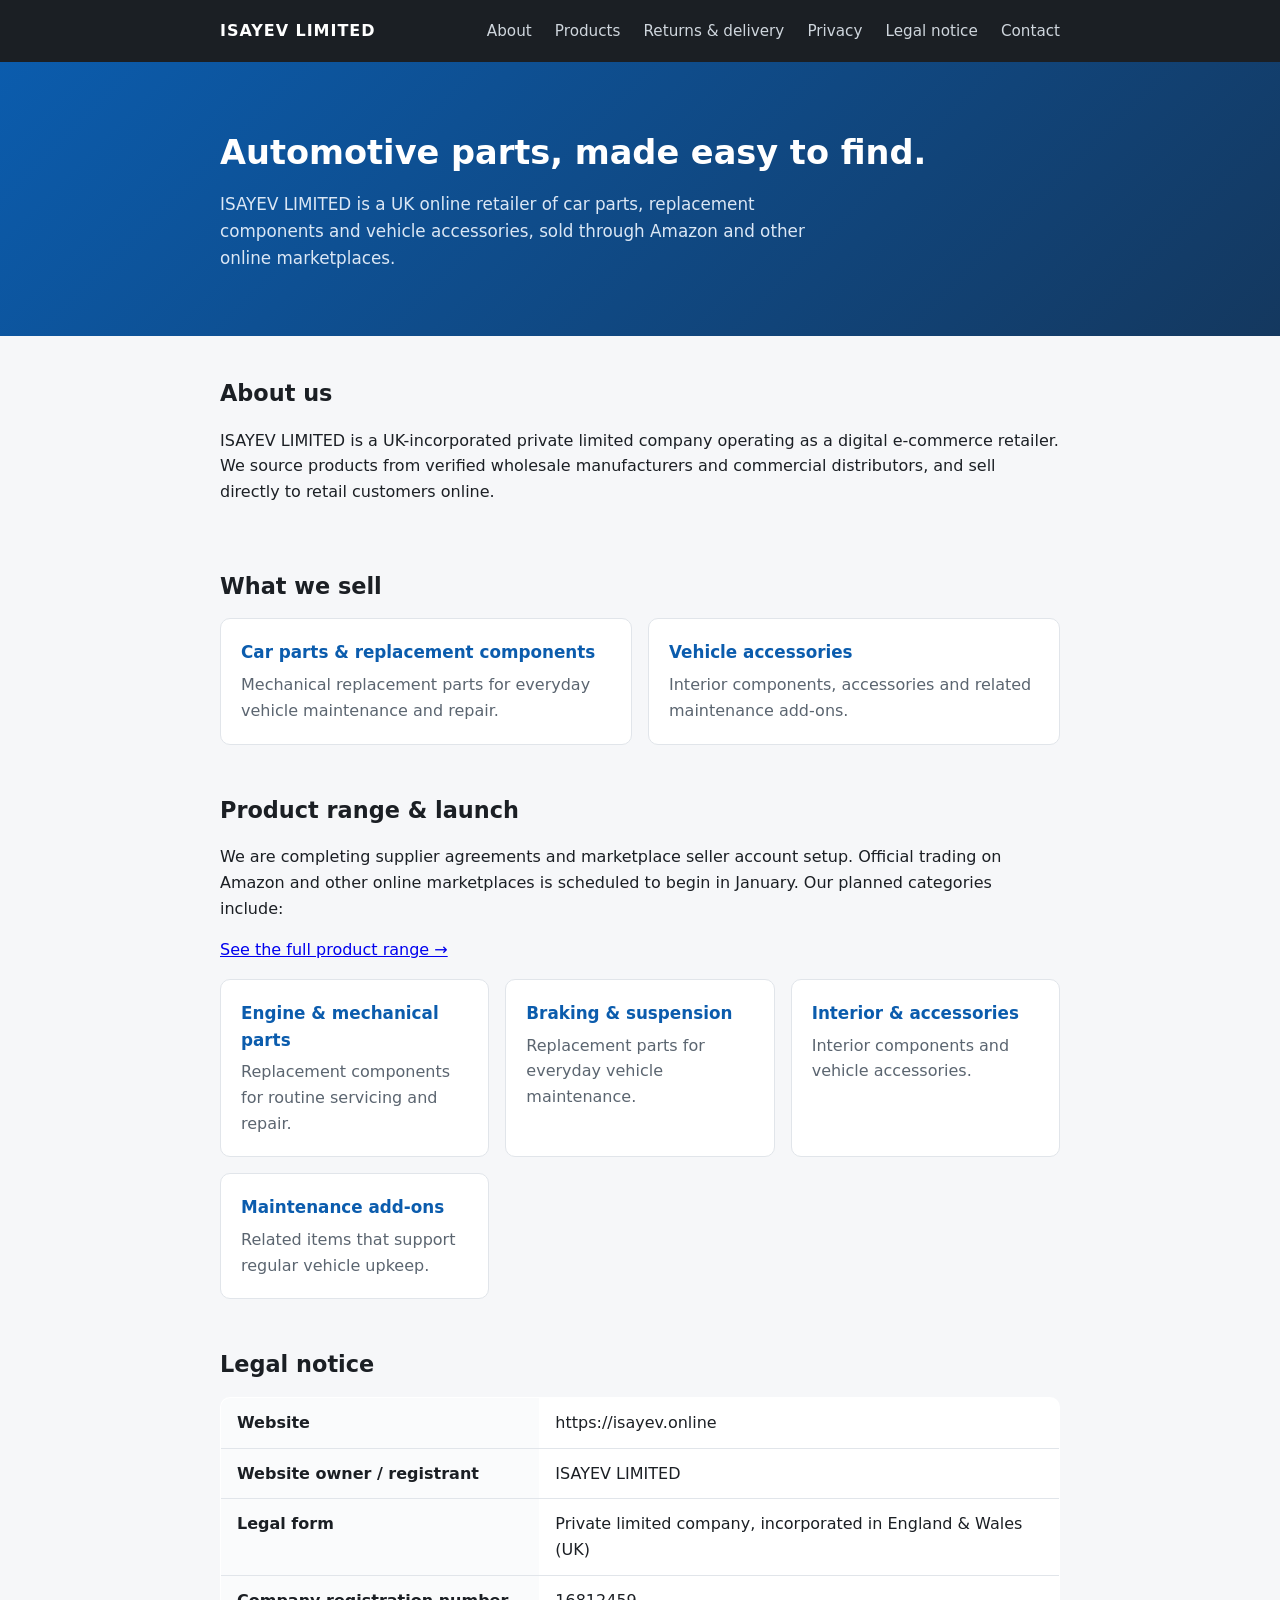
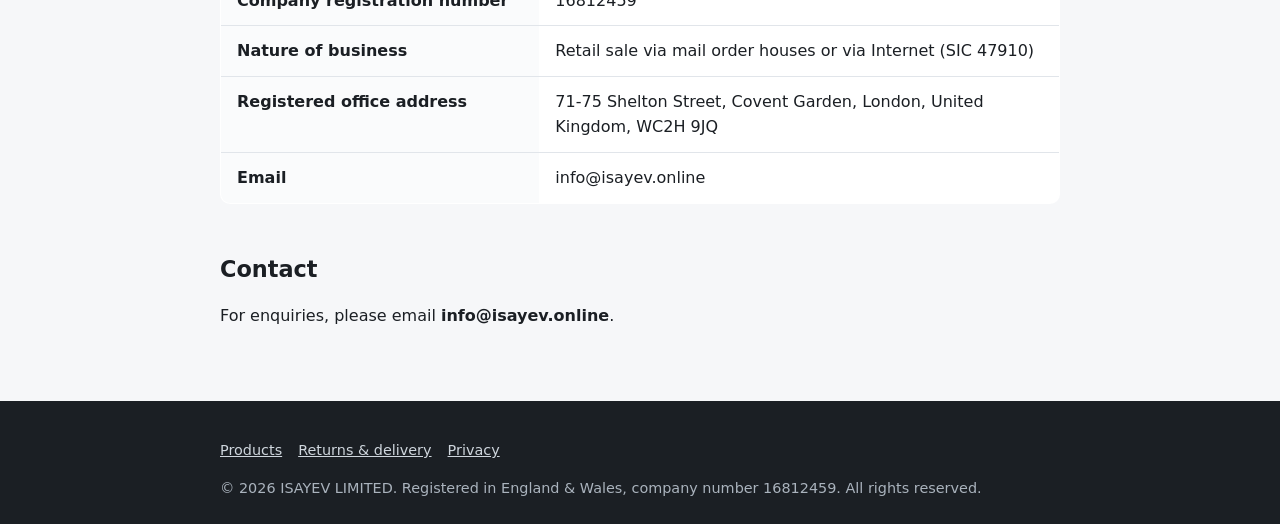
<file: index.html>
<!doctype html>
<html lang="en">
<head>
<meta charset="utf-8">
<meta name="viewport" content="width=device-width, initial-scale=1">
<title>ISAYEV LIMITED – Automotive Parts & Accessories</title>
<meta name="description" content="ISAYEV LIMITED is a UK online retailer of automotive parts, replacement components and vehicle accessories.">
<style>
  :root { --bg:#f6f7f9; --card:#fff; --ink:#1b1f24; --muted:#5b6570; --accent:#0b5cad; --line:#e1e5ea; }
  * { box-sizing: border-box; }
  body { margin:0; font-family: system-ui, -apple-system, "Segoe UI", Roboto, sans-serif; color:var(--ink); background:var(--bg); line-height:1.6; }
  header { background:var(--ink); color:#fff; }
  .wrap { max-width:880px; margin:0 auto; padding:0 20px; }
  header .wrap { display:flex; justify-content:space-between; align-items:center; padding-top:18px; padding-bottom:18px; flex-wrap:wrap; gap:10px; }
  header strong { letter-spacing:.06em; }
  nav a { color:#cfd6dd; text-decoration:none; margin-left:18px; font-size:.95rem; }
  nav a:hover { color:#fff; }
  .hero { background:linear-gradient(135deg,#0b5cad,#14385f); color:#fff; padding:64px 0; }
  .hero h1 { margin:0 0 12px; font-size:2.1rem; }
  .hero p { margin:0; max-width:620px; color:#dbe7f5; font-size:1.05rem; }
  section { padding:40px 0 8px; }
  h2 { margin:0 0 14px; font-size:1.4rem; }
  .grid { display:grid; grid-template-columns:repeat(auto-fit,minmax(250px,1fr)); gap:16px; }
  .card { background:var(--card); border:1px solid var(--line); border-radius:10px; padding:20px; }
  .card h3 { margin:0 0 6px; font-size:1.05rem; color:var(--accent); }
  .card p { margin:0; color:var(--muted); }
  table { width:100%; border-collapse:collapse; background:var(--card); border:1px solid var(--line); border-radius:10px; overflow:hidden; }
  th, td { text-align:left; padding:12px 16px; border-bottom:1px solid var(--line); vertical-align:top; }
  th { width:38%; background:#fafbfc; font-weight:600; }
  tr:last-child th, tr:last-child td { border-bottom:none; }
  footer { margin-top:48px; padding:24px 0; background:var(--ink); color:#aab3bd; font-size:.9rem; }
</style>
</head>
<body>

<header>
  <div class="wrap">
    <strong>ISAYEV LIMITED</strong>
    <nav>
      <a href="#about">About</a>
      <a href="products.html">Products</a>
      <a href="returns.html">Returns &amp; delivery</a>
      <a href="privacy.html">Privacy</a>
      <a href="#legal">Legal notice</a>
      <a href="#contact">Contact</a>
    </nav>
  </div>
</header>

<div class="hero">
  <div class="wrap">
    <h1>Automotive parts, made easy to find.</h1>
    <p>ISAYEV LIMITED is a UK online retailer of car parts, replacement components and vehicle accessories, sold through Amazon and other online marketplaces.</p>
  </div>
</div>

<main class="wrap">

  <section id="about">
    <h2>About us</h2>
    <p>ISAYEV LIMITED is a UK-incorporated private limited company operating as a digital e-commerce retailer. We source products from verified wholesale manufacturers and commercial distributors, and sell directly to retail customers online.</p>
  </section>

  <section id="products">
    <h2>What we sell</h2>
    <div class="grid">
      <div class="card">
        <h3>Car parts &amp; replacement components</h3>
        <p>Mechanical replacement parts for everyday vehicle maintenance and repair.</p>
      </div>
      <div class="card">
        <h3>Vehicle accessories</h3>
        <p>Interior components, accessories and related maintenance add-ons.</p>
      </div>
    </div>
  </section>

  <section id="range">
    <h2>Product range &amp; launch</h2>
    <p>We are completing supplier agreements and marketplace seller account setup. Official trading on Amazon and other online marketplaces is scheduled to begin in January. Our planned categories include:</p>
    <p><a href="products.html">See the full product range &rarr;</a></p>
    <div class="grid">
      <div class="card"><h3>Engine &amp; mechanical parts</h3><p>Replacement components for routine servicing and repair.</p></div>
      <div class="card"><h3>Braking &amp; suspension</h3><p>Replacement parts for everyday vehicle maintenance.</p></div>
      <div class="card"><h3>Interior &amp; accessories</h3><p>Interior components and vehicle accessories.</p></div>
      <div class="card"><h3>Maintenance add-ons</h3><p>Related items that support regular vehicle upkeep.</p></div>
    </div>
  </section>

  <section id="legal">
    <h2>Legal notice</h2>
    <table>
      <tr><th>Website</th><td>https://isayev.online</td></tr>
      <tr><th>Website owner / registrant</th><td>ISAYEV LIMITED</td></tr>
      <tr><th>Legal form</th><td>Private limited company, incorporated in England &amp; Wales (UK)</td></tr>
      <tr><th>Company registration number</th><td>16812459</td></tr>
      <tr><th>Nature of business</th><td>Retail sale via mail order houses or via Internet (SIC 47910)</td></tr>
      <tr><th>Registered office address</th><td>71-75 Shelton Street, Covent Garden, London, United Kingdom, WC2H 9JQ</td></tr>
      <tr><th>Email</th><td>info@isayev.online</td></tr>
    </table>
  </section>

  <section id="contact">
    <h2>Contact</h2>
    <p>For enquiries, please email <strong>info@isayev.online</strong>.</p>
  </section>

</main>

<footer>
  <div class="wrap">
    <p><a href="products.html" style="color:#cfd6dd;margin-right:16px">Products</a><a href="returns.html" style="color:#cfd6dd;margin-right:16px">Returns &amp; delivery</a><a href="privacy.html" style="color:#cfd6dd;margin-right:16px">Privacy</a></p>
    &copy; 2026 ISAYEV LIMITED. Registered in England &amp; Wales, company number 16812459. All rights reserved.
  </div>
</footer>

</body>
</html>
</file>
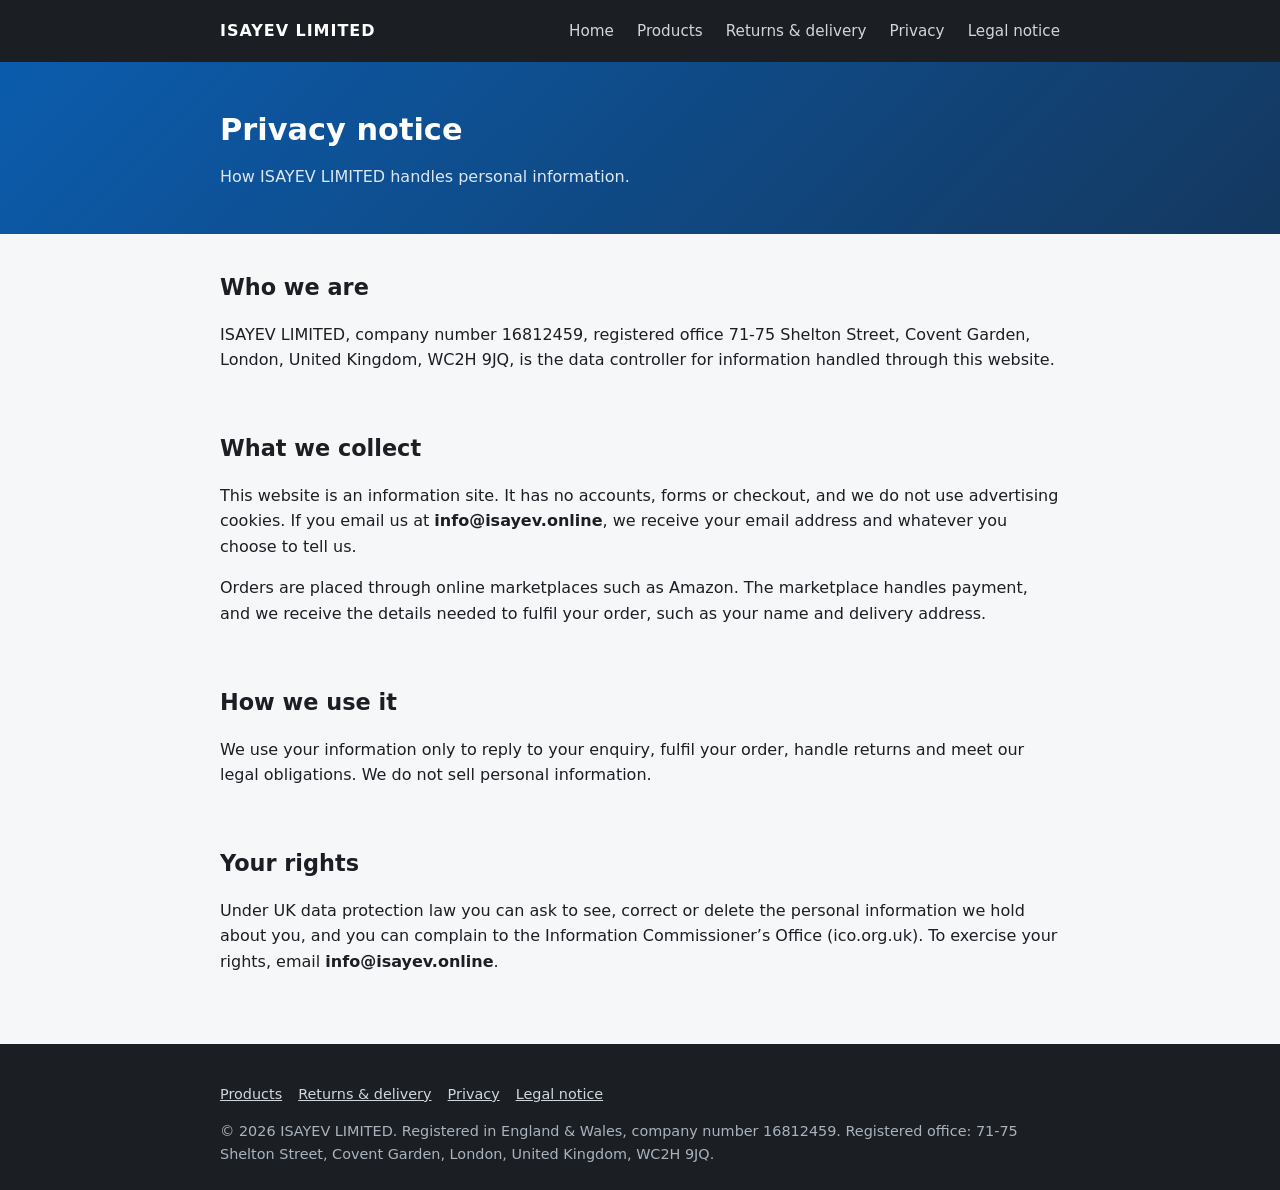
<file: privacy.html>
<!doctype html>
<html lang="en">
<head>
<meta charset="utf-8">
<meta name="viewport" content="width=device-width, initial-scale=1">
<title>Privacy – ISAYEV LIMITED</title>
<meta name="description" content="Privacy notice of ISAYEV LIMITED.">
<link rel="stylesheet" href="style.css">
</head>
<body>

<header>
  <div class="wrap">
    <strong><a href="index.html">ISAYEV LIMITED</a></strong>
    <nav>
      <a href="index.html">Home</a>
      <a href="products.html">Products</a>
      <a href="returns.html">Returns &amp; delivery</a>
      <a href="privacy.html">Privacy</a>
      <a href="index.html#legal">Legal notice</a>
    </nav>
  </div>
</header>

<div class="hero">
  <div class="wrap">
    <h1>Privacy notice</h1>
    <p>How ISAYEV LIMITED handles personal information.</p>
  </div>
</div>

<main class="wrap">

  <section>
    <h2>Who we are</h2>
    <p>ISAYEV LIMITED, company number 16812459, registered office 71-75 Shelton Street, Covent Garden, London, United Kingdom, WC2H 9JQ, is the data controller for information handled through this website.</p>
  </section>

  <section>
    <h2>What we collect</h2>
    <p>This website is an information site. It has no accounts, forms or checkout, and we do not use advertising cookies. If you email us at <strong>info@isayev.online</strong>, we receive your email address and whatever you choose to tell us.</p>
    <p>Orders are placed through online marketplaces such as Amazon. The marketplace handles payment, and we receive the details needed to fulfil your order, such as your name and delivery address.</p>
  </section>

  <section>
    <h2>How we use it</h2>
    <p>We use your information only to reply to your enquiry, fulfil your order, handle returns and meet our legal obligations. We do not sell personal information.</p>
  </section>

  <section>
    <h2>Your rights</h2>
    <p>Under UK data protection law you can ask to see, correct or delete the personal information we hold about you, and you can complain to the Information Commissioner&rsquo;s Office (ico.org.uk). To exercise your rights, email <strong>info@isayev.online</strong>.</p>
  </section>

</main>

<footer>
  <div class="wrap">
    <p><a href="products.html">Products</a><a href="returns.html">Returns &amp; delivery</a><a href="privacy.html">Privacy</a><a href="index.html#legal">Legal notice</a></p>
    &copy; 2026 ISAYEV LIMITED. Registered in England &amp; Wales, company number 16812459. Registered office: 71-75 Shelton Street, Covent Garden, London, United Kingdom, WC2H 9JQ.
  </div>
</footer>

</body>
</html>
</file>
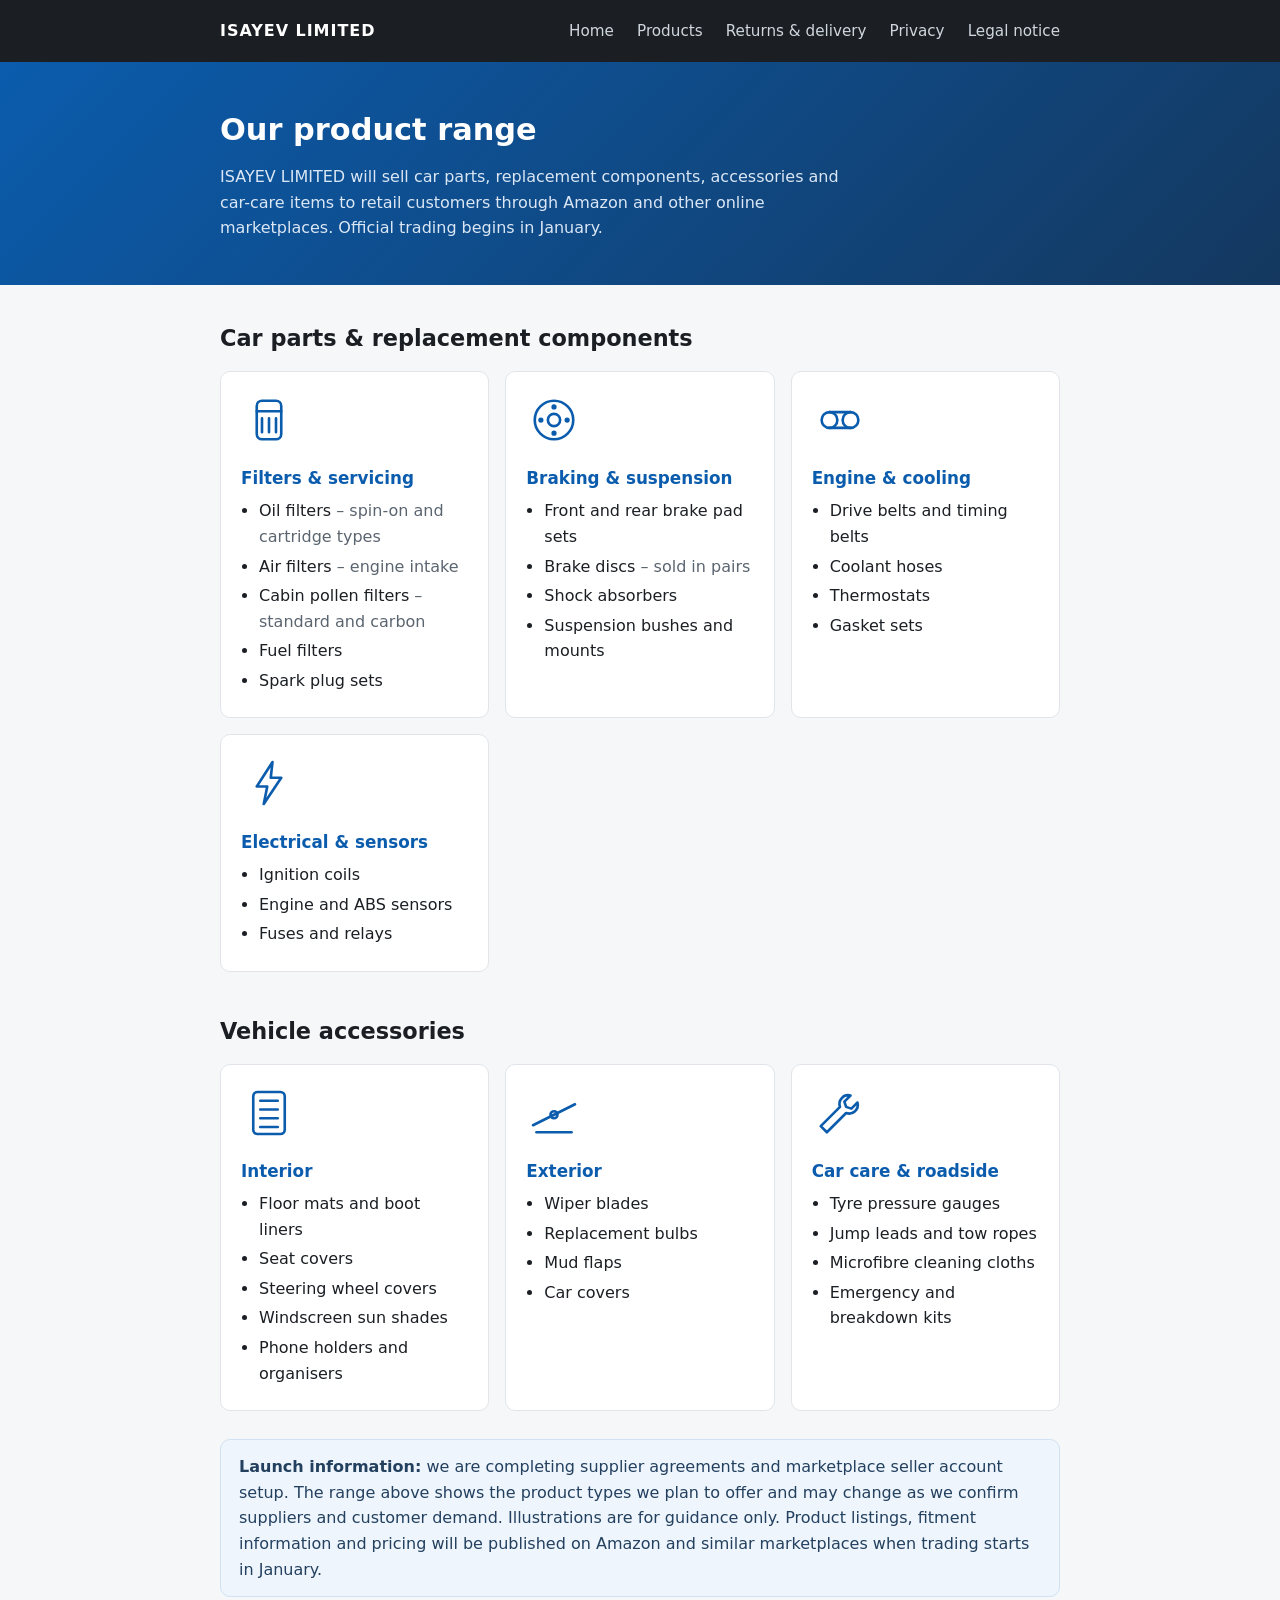
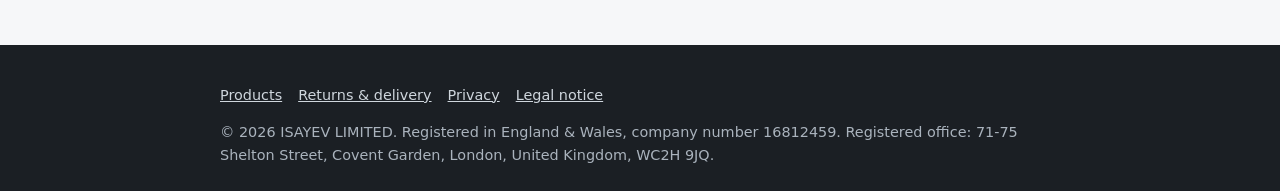
<file: products.html>
<!doctype html>
<html lang="en">
<head>
<meta charset="utf-8">
<meta name="viewport" content="width=device-width, initial-scale=1">
<title>Products – ISAYEV LIMITED</title>
<meta name="description" content="Planned product range of ISAYEV LIMITED: car parts, replacement components, accessories and car-care items sold online.">
<link rel="stylesheet" href="style.css">
</head>
<body>

<header>
  <div class="wrap">
    <strong><a href="index.html">ISAYEV LIMITED</a></strong>
    <nav>
      <a href="index.html">Home</a>
      <a href="products.html">Products</a>
      <a href="returns.html">Returns &amp; delivery</a>
      <a href="privacy.html">Privacy</a>
      <a href="index.html#legal">Legal notice</a>
    </nav>
  </div>
</header>

<div class="hero">
  <div class="wrap">
    <h1>Our product range</h1>
    <p>ISAYEV LIMITED will sell car parts, replacement components, accessories and car-care items to retail customers through Amazon and other online marketplaces. Official trading begins in January.</p>
  </div>
</div>

<main class="wrap">

  <section>
    <h2>Car parts &amp; replacement components</h2>
    <div class="grid">

      <div class="card">
        <svg class="icon" viewBox="0 0 64 64" fill="none" stroke="currentColor" stroke-width="3" stroke-linecap="round" stroke-linejoin="round" aria-hidden="true"><rect x="18" y="10" width="28" height="44" rx="6"/><path d="M18 22h28M24 30v16M32 30v16M40 30v16"/></svg>
        <h3>Filters &amp; servicing</h3>
        <ul class="lines">
          <li>Oil filters <span>&ndash; spin-on and cartridge types</span></li>
          <li>Air filters <span>&ndash; engine intake</span></li>
          <li>Cabin pollen filters <span>&ndash; standard and carbon</span></li>
          <li>Fuel filters</li>
          <li>Spark plug sets</li>
        </ul>
      </div>

      <div class="card">
        <svg class="icon" viewBox="0 0 64 64" fill="none" stroke="currentColor" stroke-width="3" stroke-linecap="round" stroke-linejoin="round" aria-hidden="true"><circle cx="32" cy="32" r="22"/><circle cx="32" cy="32" r="7"/><circle cx="32" cy="17" r="1.5"/><circle cx="47" cy="32" r="1.5"/><circle cx="32" cy="47" r="1.5"/><circle cx="17" cy="32" r="1.5"/></svg>
        <h3>Braking &amp; suspension</h3>
        <ul class="lines">
          <li>Front and rear brake pad sets</li>
          <li>Brake discs <span>&ndash; sold in pairs</span></li>
          <li>Shock absorbers</li>
          <li>Suspension bushes and mounts</li>
        </ul>
      </div>

      <div class="card">
        <svg class="icon" viewBox="0 0 64 64" fill="none" stroke="currentColor" stroke-width="3" stroke-linecap="round" stroke-linejoin="round" aria-hidden="true"><circle cx="20" cy="32" r="9"/><circle cx="44" cy="32" r="9"/><path d="M20 23h24M20 41h24"/></svg>
        <h3>Engine &amp; cooling</h3>
        <ul class="lines">
          <li>Drive belts and timing belts</li>
          <li>Coolant hoses</li>
          <li>Thermostats</li>
          <li>Gasket sets</li>
        </ul>
      </div>

      <div class="card">
        <svg class="icon" viewBox="0 0 64 64" fill="none" stroke="currentColor" stroke-width="3" stroke-linecap="round" stroke-linejoin="round" aria-hidden="true"><path d="M36 8L18 36h12l-4 20 20-30H34z"/></svg>
        <h3>Electrical &amp; sensors</h3>
        <ul class="lines">
          <li>Ignition coils</li>
          <li>Engine and ABS sensors</li>
          <li>Fuses and relays</li>
        </ul>
      </div>

    </div>
  </section>

  <section>
    <h2>Vehicle accessories</h2>
    <div class="grid">

      <div class="card">
        <svg class="icon" viewBox="0 0 64 64" fill="none" stroke="currentColor" stroke-width="3" stroke-linecap="round" stroke-linejoin="round" aria-hidden="true"><rect x="14" y="8" width="36" height="48" rx="5"/><path d="M22 18h20M22 28h20M22 38h20M22 48h20"/></svg>
        <h3>Interior</h3>
        <ul class="lines">
          <li>Floor mats and boot liners</li>
          <li>Seat covers</li>
          <li>Steering wheel covers</li>
          <li>Windscreen sun shades</li>
          <li>Phone holders and organisers</li>
        </ul>
      </div>

      <div class="card">
        <svg class="icon" viewBox="0 0 64 64" fill="none" stroke="currentColor" stroke-width="3" stroke-linecap="round" stroke-linejoin="round" aria-hidden="true"><path d="M8 46L56 22"/><circle cx="32" cy="34" r="4"/><path d="M12 54h40"/></svg>
        <h3>Exterior</h3>
        <ul class="lines">
          <li>Wiper blades</li>
          <li>Replacement bulbs</li>
          <li>Mud flaps</li>
          <li>Car covers</li>
        </ul>
      </div>

      <div class="card">
        <svg class="icon" viewBox="0 0 64 64" fill="none" stroke="currentColor" stroke-width="3" stroke-linecap="round" stroke-linejoin="round" aria-hidden="true"><path d="M44 12a10 10 0 0 0-12 13L10 47l7 7 22-22a10 10 0 0 0 13-12l-7 7-6-2-2-6z"/></svg>
        <h3>Car care &amp; roadside</h3>
        <ul class="lines">
          <li>Tyre pressure gauges</li>
          <li>Jump leads and tow ropes</li>
          <li>Microfibre cleaning cloths</li>
          <li>Emergency and breakdown kits</li>
        </ul>
      </div>

    </div>
  </section>

  <div class="note">
    <strong>Launch information:</strong> we are completing supplier agreements and marketplace seller account setup. The range above shows the product types we plan to offer and may change as we confirm suppliers and customer demand. Illustrations are for guidance only. Product listings, fitment information and pricing will be published on Amazon and similar marketplaces when trading starts in January.
  </div>

</main>

<footer>
  <div class="wrap">
    <p><a href="products.html">Products</a><a href="returns.html">Returns &amp; delivery</a><a href="privacy.html">Privacy</a><a href="index.html#legal">Legal notice</a></p>
    &copy; 2026 ISAYEV LIMITED. Registered in England &amp; Wales, company number 16812459. Registered office: 71-75 Shelton Street, Covent Garden, London, United Kingdom, WC2H 9JQ.
  </div>
</footer>

</body>
</html>
</file>
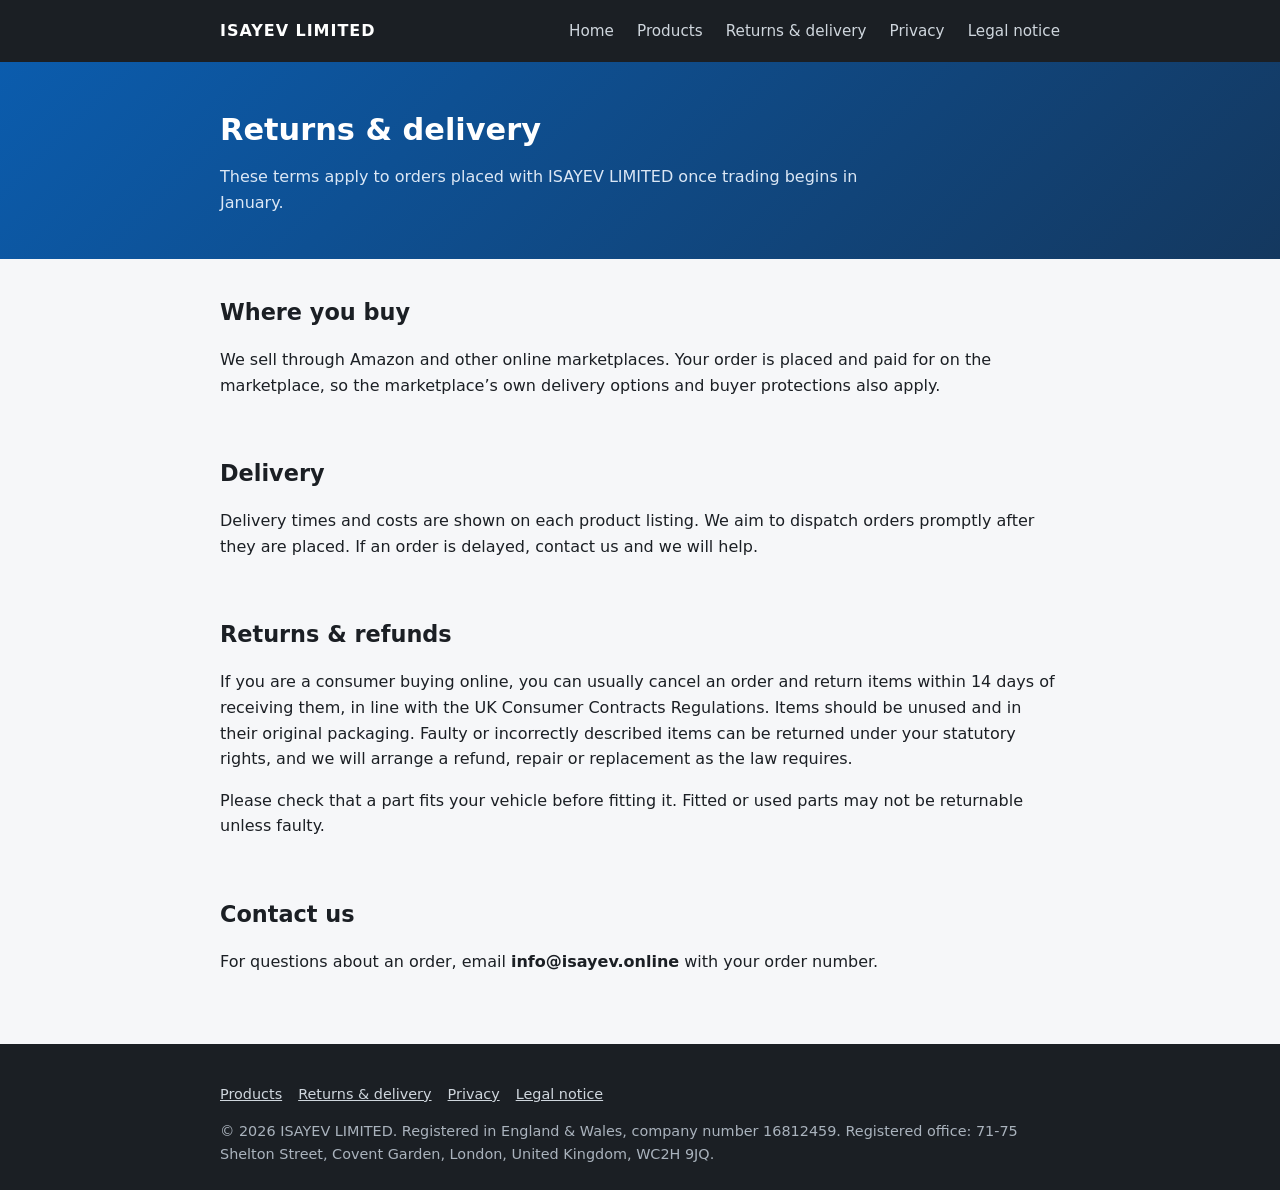
<file: returns.html>
<!doctype html>
<html lang="en">
<head>
<meta charset="utf-8">
<meta name="viewport" content="width=device-width, initial-scale=1">
<title>Returns &amp; Delivery – ISAYEV LIMITED</title>
<meta name="description" content="How ISAYEV LIMITED handles delivery, returns and refunds for orders placed through online marketplaces.">
<link rel="stylesheet" href="style.css">
</head>
<body>

<header>
  <div class="wrap">
    <strong><a href="index.html">ISAYEV LIMITED</a></strong>
    <nav>
      <a href="index.html">Home</a>
      <a href="products.html">Products</a>
      <a href="returns.html">Returns &amp; delivery</a>
      <a href="privacy.html">Privacy</a>
      <a href="index.html#legal">Legal notice</a>
    </nav>
  </div>
</header>

<div class="hero">
  <div class="wrap">
    <h1>Returns &amp; delivery</h1>
    <p>These terms apply to orders placed with ISAYEV LIMITED once trading begins in January.</p>
  </div>
</div>

<main class="wrap">

  <section>
    <h2>Where you buy</h2>
    <p>We sell through Amazon and other online marketplaces. Your order is placed and paid for on the marketplace, so the marketplace&rsquo;s own delivery options and buyer protections also apply.</p>
  </section>

  <section>
    <h2>Delivery</h2>
    <p>Delivery times and costs are shown on each product listing. We aim to dispatch orders promptly after they are placed. If an order is delayed, contact us and we will help.</p>
  </section>

  <section>
    <h2>Returns &amp; refunds</h2>
    <p>If you are a consumer buying online, you can usually cancel an order and return items within 14 days of receiving them, in line with the UK Consumer Contracts Regulations. Items should be unused and in their original packaging. Faulty or incorrectly described items can be returned under your statutory rights, and we will arrange a refund, repair or replacement as the law requires.</p>
    <p>Please check that a part fits your vehicle before fitting it. Fitted or used parts may not be returnable unless faulty.</p>
  </section>

  <section>
    <h2>Contact us</h2>
    <p>For questions about an order, email <strong>info@isayev.online</strong> with your order number.</p>
  </section>

</main>

<footer>
  <div class="wrap">
    <p><a href="products.html">Products</a><a href="returns.html">Returns &amp; delivery</a><a href="privacy.html">Privacy</a><a href="index.html#legal">Legal notice</a></p>
    &copy; 2026 ISAYEV LIMITED. Registered in England &amp; Wales, company number 16812459. Registered office: 71-75 Shelton Street, Covent Garden, London, United Kingdom, WC2H 9JQ.
  </div>
</footer>

</body>
</html>
</file>
<file: style.css>
:root { --bg:#f6f7f9; --card:#fff; --ink:#1b1f24; --muted:#5b6570; --accent:#0b5cad; --line:#e1e5ea; }
* { box-sizing: border-box; }
body { margin:0; font-family: system-ui, -apple-system, "Segoe UI", Roboto, sans-serif; color:var(--ink); background:var(--bg); line-height:1.6; }
a { color:var(--accent); }
header { background:var(--ink); color:#fff; }
.wrap { max-width:880px; margin:0 auto; padding:0 20px; }
header .wrap { display:flex; justify-content:space-between; align-items:center; padding-top:18px; padding-bottom:18px; flex-wrap:wrap; gap:10px; }
header strong { letter-spacing:.06em; }
header strong a { color:#fff; text-decoration:none; }
nav a { color:#cfd6dd; text-decoration:none; margin-left:18px; font-size:.95rem; }
nav a:hover { color:#fff; }
.hero { background:linear-gradient(135deg,#0b5cad,#14385f); color:#fff; padding:44px 0; }
.hero h1 { margin:0 0 10px; font-size:1.9rem; }
.hero p { margin:0; max-width:640px; color:#dbe7f5; }
section { padding:36px 0 6px; }
h2 { margin:0 0 14px; font-size:1.4rem; }
.grid { display:grid; grid-template-columns:repeat(auto-fit,minmax(260px,1fr)); gap:16px; }
.card { background:var(--card); border:1px solid var(--line); border-radius:10px; padding:20px; }
.card h3 { margin:0 0 6px; font-size:1.05rem; color:var(--accent); }
.card p { margin:0 0 8px; color:var(--muted); }
.card ul { margin:0; padding-left:18px; color:var(--ink); }
.note { background:#eef5fc; border:1px solid #cfe1f3; border-radius:10px; padding:14px 18px; color:#23405f; margin-top:22px; }
table { width:100%; border-collapse:collapse; background:var(--card); border:1px solid var(--line); border-radius:10px; overflow:hidden; }
th, td { text-align:left; padding:12px 16px; border-bottom:1px solid var(--line); vertical-align:top; }
th { width:38%; background:#fafbfc; font-weight:600; }
tr:last-child th, tr:last-child td { border-bottom:none; }
footer { margin-top:48px; padding:24px 0; background:var(--ink); color:#aab3bd; font-size:.9rem; }
footer a { color:#cfd6dd; margin-right:16px; }
.icon { width:56px; height:56px; color:var(--accent); margin-bottom:10px; }
.lines { margin:0; padding-left:18px; }
.lines li { margin-bottom:4px; }
.lines span { color:var(--muted); }
</file>
